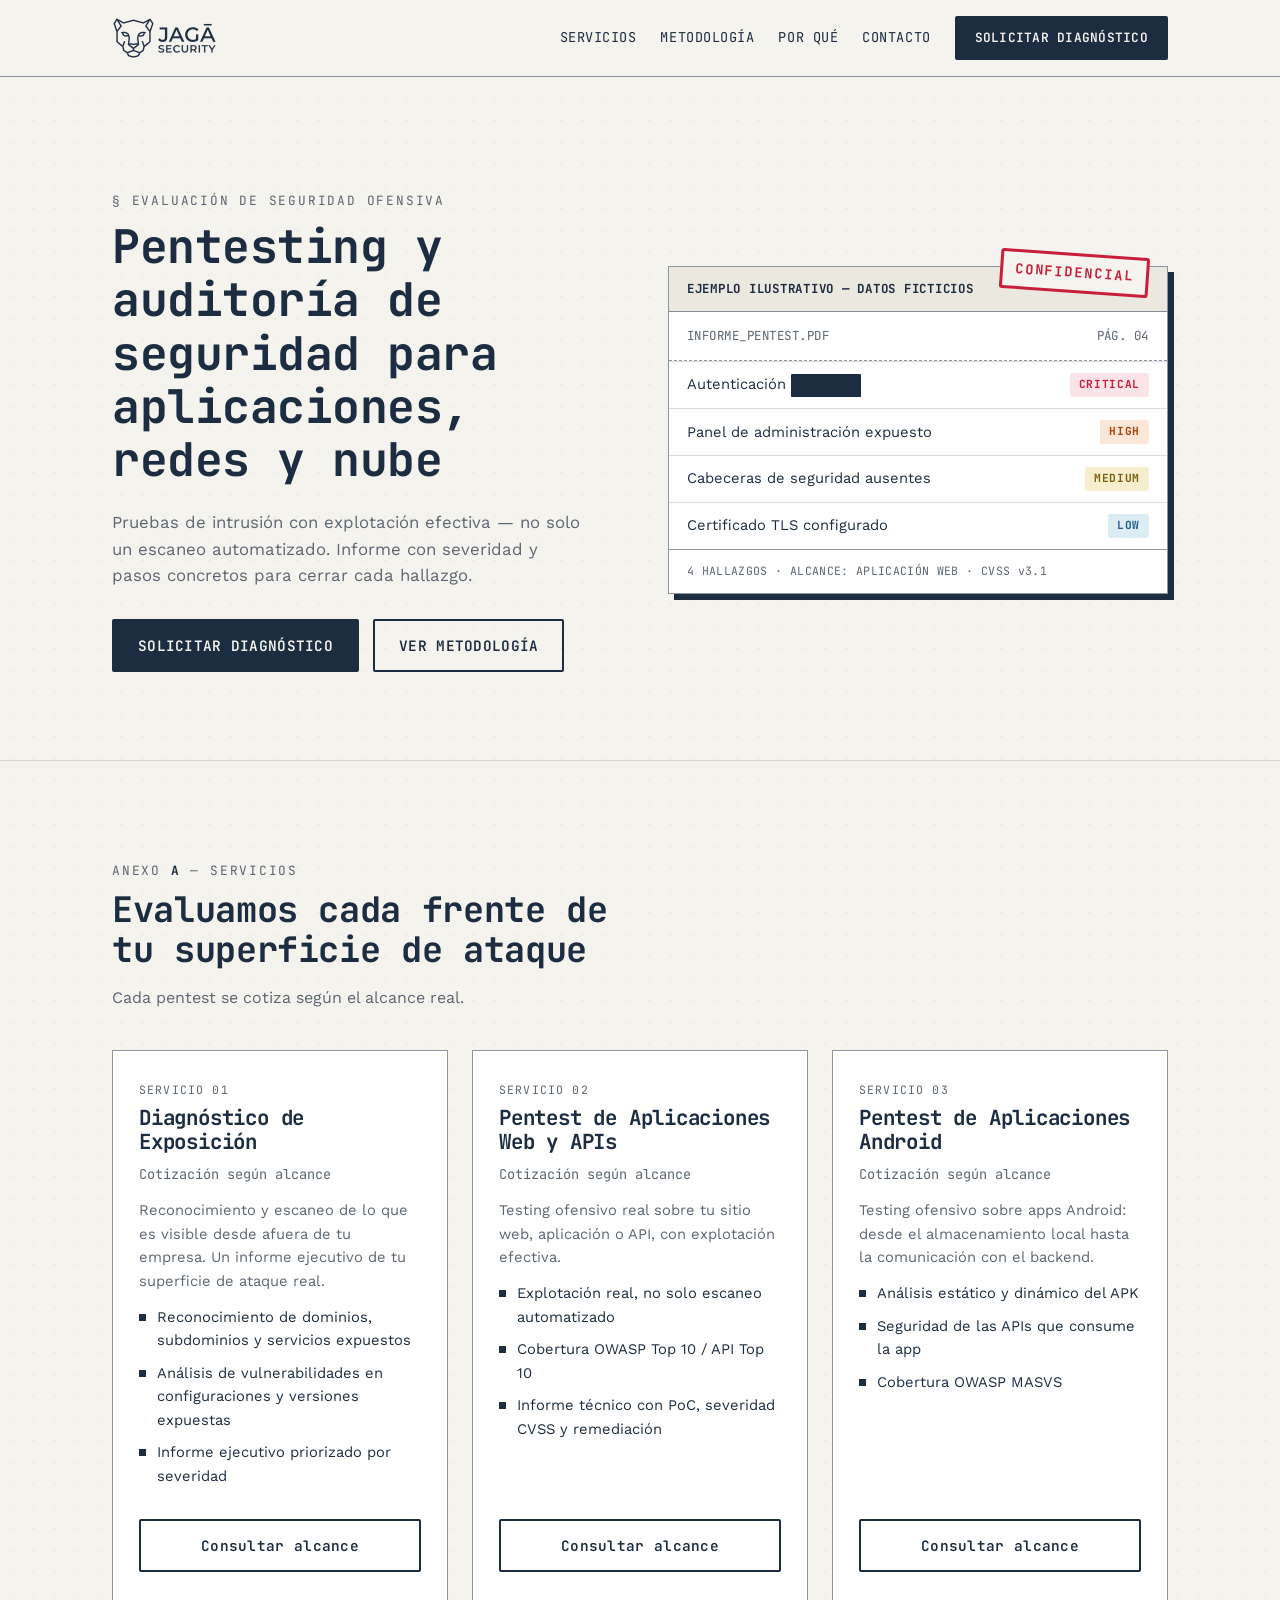
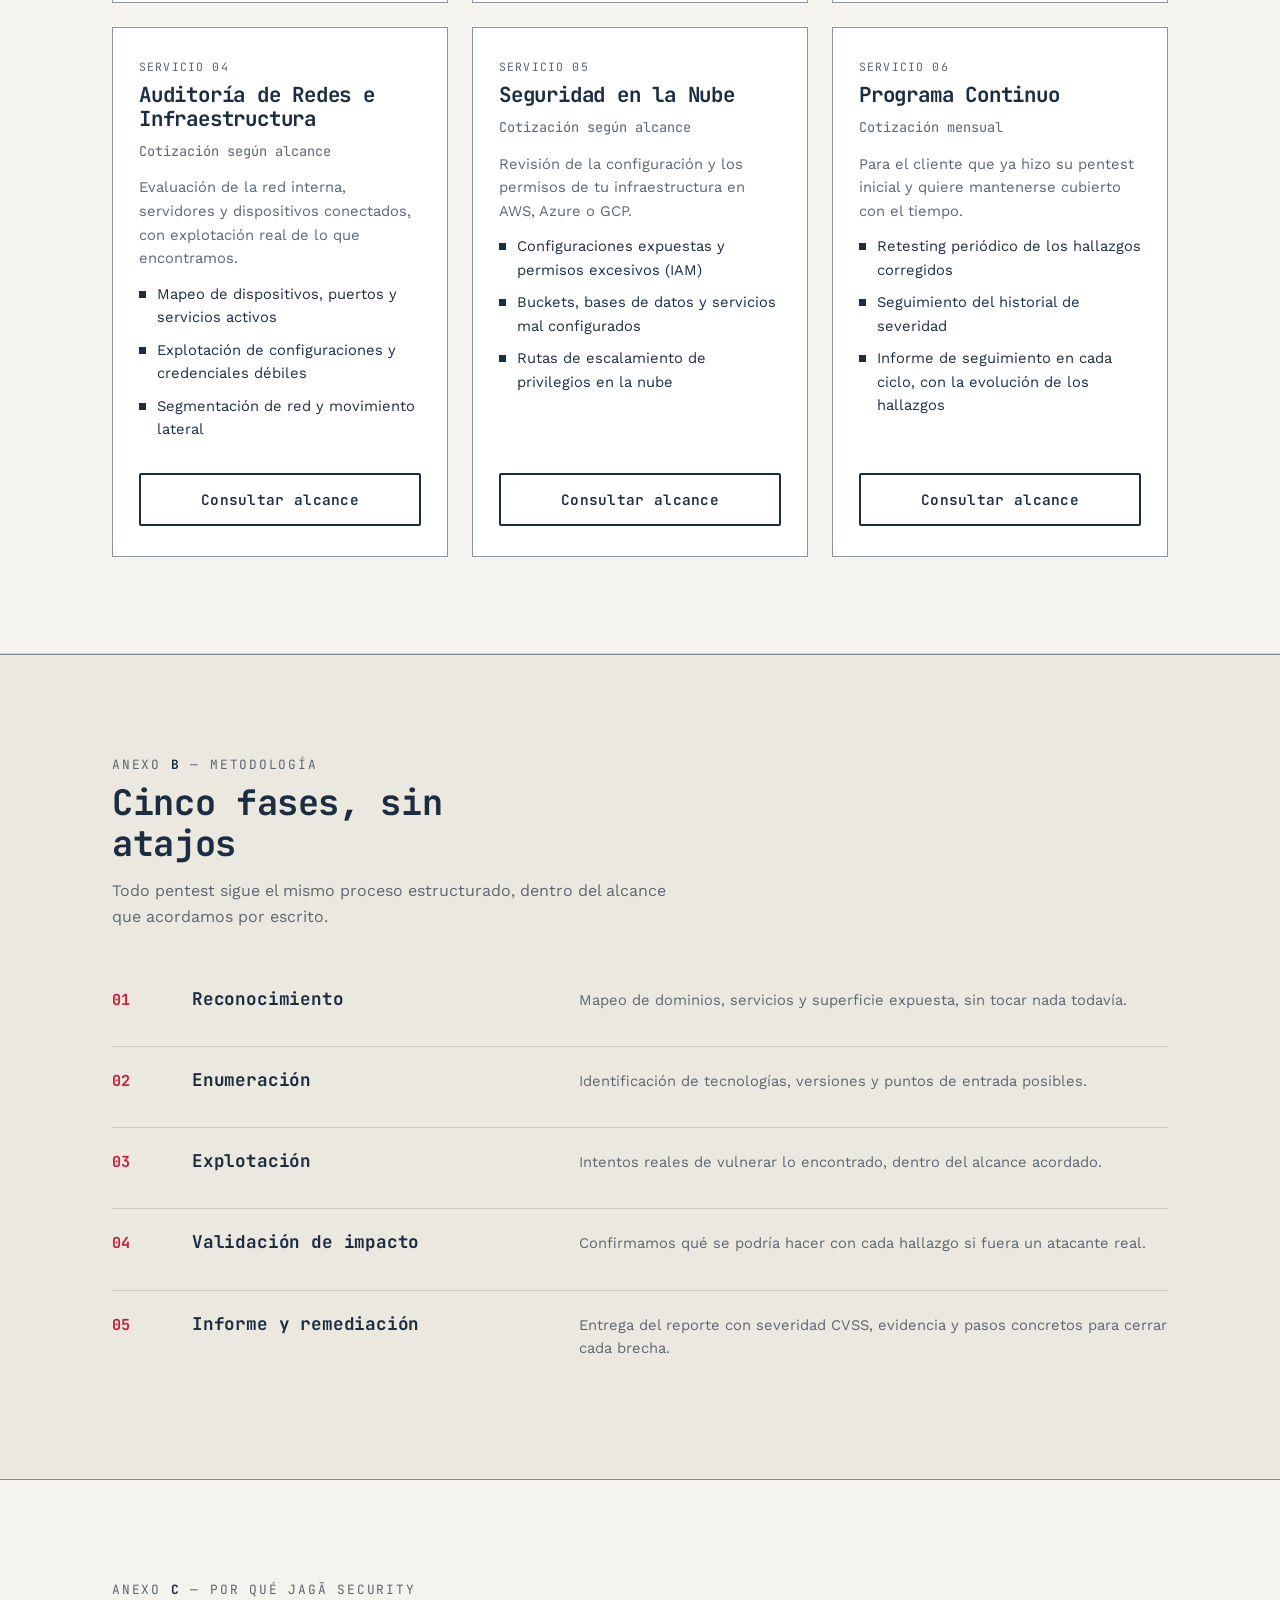
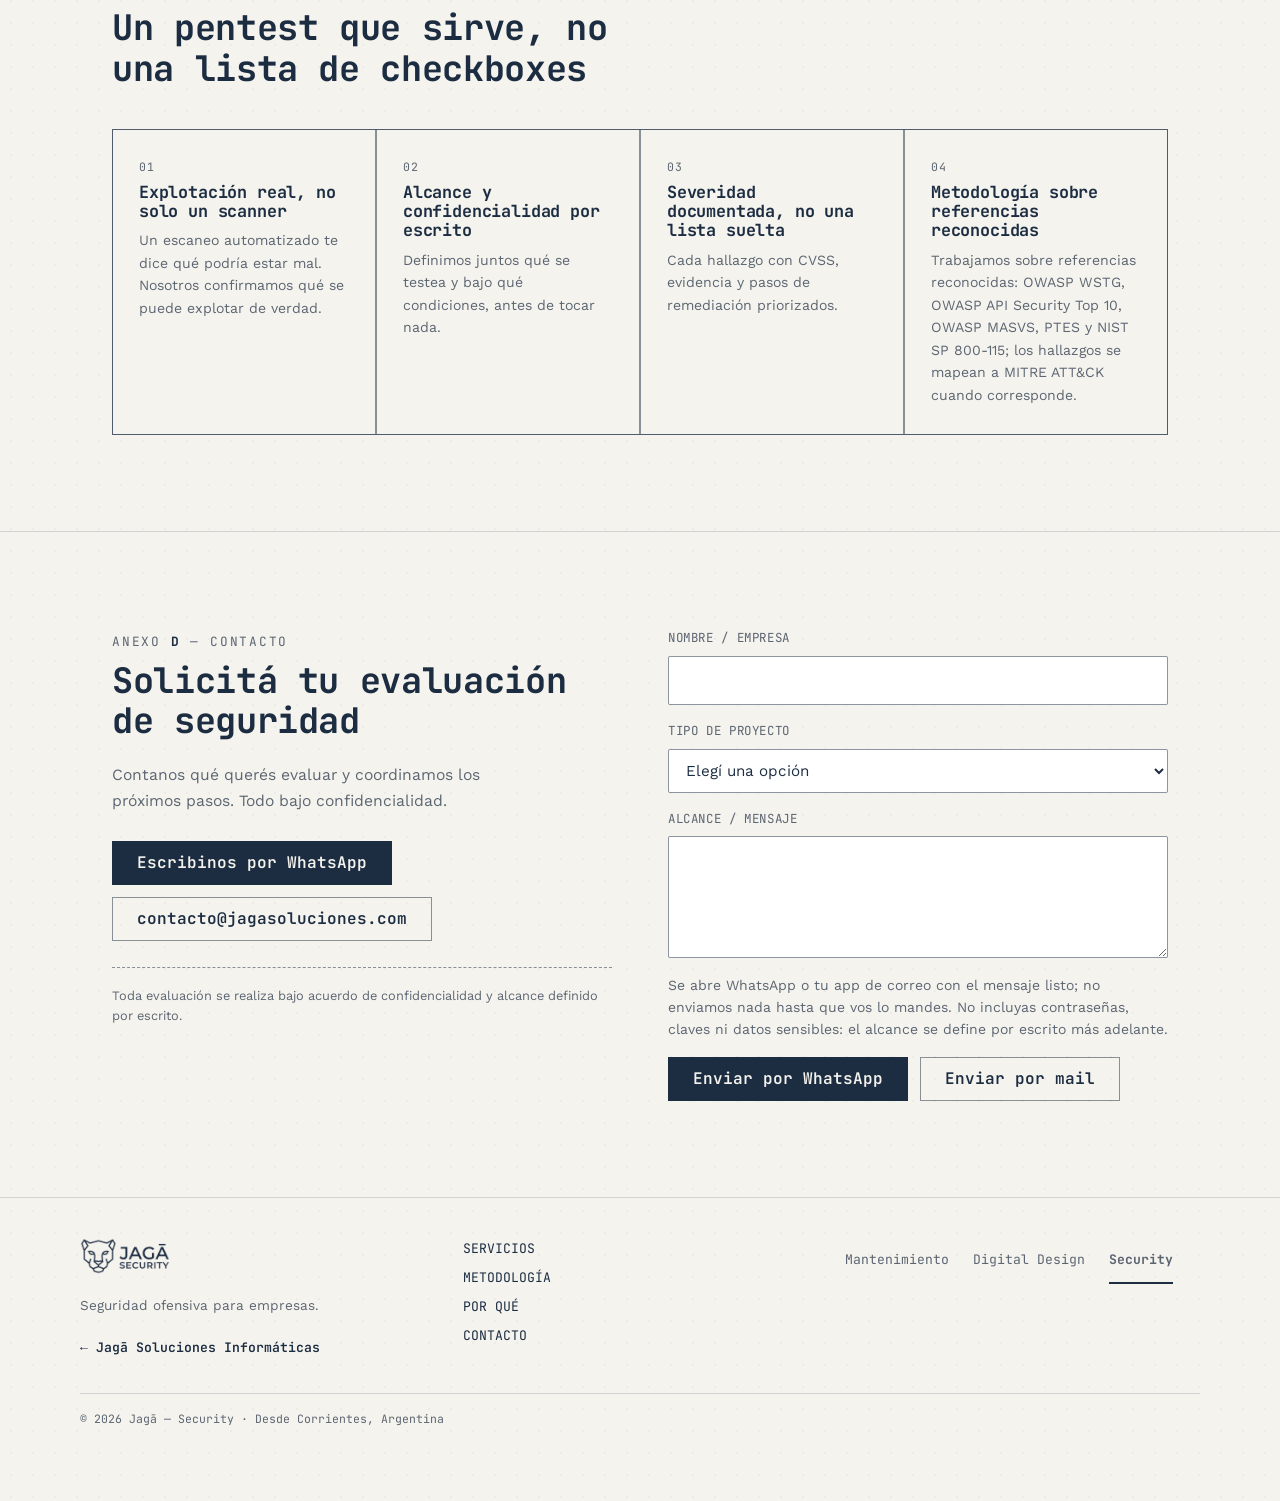
<file: index.html>
<!DOCTYPE html>
<html lang="es">
<head>
<meta charset="utf-8">
<meta http-equiv="Content-Security-Policy" content="default-src 'none'; script-src 'self'; style-src 'self' 'unsafe-inline'; img-src 'self' data:; font-src 'self'; connect-src 'none'; frame-src 'none'; media-src 'none'; object-src 'none'; base-uri 'none'; form-action 'none'">
<meta name="referrer" content="no-referrer">
<meta name="viewport" content="width=device-width, initial-scale=1.0">
<title>Pentesting y auditoría de seguridad | Jagā Security</title>
<meta name="description" content="Pentesting y pruebas de intrusión en aplicaciones web, APIs, apps Android, infraestructura y nube. Informe con severidad CVSS y pasos para remediar.">
<link rel="canonical" href="https://security.jagasoluciones.com/">

<!-- Open Graph -->
<meta property="og:type" content="website">
<meta property="og:site_name" content="Jagā Security">
<meta property="og:title" content="Jagā Security — Pentesting y auditoría de seguridad">
<meta property="og:description" content="Pruebas de intrusión con explotación real, no solo un escaneo. Informe con severidad CVSS y pasos para remediar.">
<meta property="og:url" content="https://security.jagasoluciones.com/">
<meta property="og:image" content="https://security.jagasoluciones.com/img/og.png">
<meta property="og:image:width" content="1200">
<meta property="og:image:height" content="630">
<meta property="og:image:alt" content="Logo de Jagā Security">
<meta property="og:locale" content="es_AR">

<!-- Twitter -->
<meta name="twitter:card" content="summary_large_image">
<meta name="twitter:title" content="Jagā Security — Pentesting y auditoría de seguridad">
<meta name="twitter:description" content="Pruebas de intrusión con explotación real, no solo un escaneo. Informe con severidad CVSS y pasos para remediar.">
<meta name="twitter:image" content="https://security.jagasoluciones.com/img/og.png">

<meta name="robots" content="index, follow">
<meta name="theme-color" content="#f5f3ee">

<!-- Favicon: monograma en línea, sin depender de un archivo externo -->
<link rel="icon" href="data:image/svg+xml,%3Csvg xmlns='http://www.w3.org/2000/svg' viewBox='0 0 32 32'%3E%3Crect width='32' height='32' fill='%23f5f3ee'/%3E%3Cpath d='M10 8h7a6.5 6.5 0 0 1 0 13H10' fill='none' stroke='%231c2d42' stroke-width='2.2' stroke-linecap='square'/%3E%3C/svg%3E">

<link rel="preload" href="fonts/work-sans-latin-400-normal.woff2" as="font" type="font/woff2" crossorigin>

<link rel="stylesheet" href="jaga-shared.css">
<link rel="stylesheet" href="styles.css?v=20261014">

<!-- JSON-LD: LocalBusiness -->
<script type="application/ld+json">
{
  "@context": "https://schema.org",
  "@type": "ProfessionalService",
  "name": "Jagā Security",
  "url": "https://security.jagasoluciones.com/",
  "email": "contacto@jagasoluciones.com",
  "address": {
    "@type": "PostalAddress",
    "addressLocality": "Corrientes",
    "addressRegion": "Corrientes",
    "addressCountry": "AR"
  },
  "parentOrganization": { "@type": "Organization", "@id": "https://jagasoluciones.com/#jaga", "name": "Jagā Soluciones Informáticas", "url": "https://jagasoluciones.com/" },
  "description": "Pentesting, pruebas de intrusión y auditoría de seguridad sobre aplicaciones web, APIs, apps Android, infraestructura y nube, con análisis de vulnerabilidades e informe con severidad CVSS.",
  "knowsAbout": ["Pentesting", "Pruebas de intrusión", "Auditoría de seguridad", "Análisis de vulnerabilidades", "Pentest de aplicaciones web y APIs", "Pentest de aplicaciones Android", "Auditoría de redes e infraestructura", "Seguridad en la nube"],
  "keywords": "pentesting, pruebas de intrusión, auditoría de seguridad, análisis de vulnerabilidades",
  "hasOfferCatalog": {
    "@type": "OfferCatalog",
    "name": "Servicios de Jagā Security",
    "itemListElement": [
      { "@type": "Offer", "itemOffered": { "@type": "Service", "name": "Diagnóstico de Exposición" } },
      { "@type": "Offer", "itemOffered": { "@type": "Service", "name": "Pentest de Aplicaciones Web y APIs" } },
      { "@type": "Offer", "itemOffered": { "@type": "Service", "name": "Pentest de Aplicaciones Android" } },
      { "@type": "Offer", "itemOffered": { "@type": "Service", "name": "Auditoría de Redes e Infraestructura" } },
      { "@type": "Offer", "itemOffered": { "@type": "Service", "name": "Seguridad en la Nube" } },
      { "@type": "Offer", "itemOffered": { "@type": "Service", "name": "Programa Continuo" } }
    ]
  }
}
</script>
</head>
<body>

<a class="jaga-skip" href="#inicio">Saltar al contenido</a>

<header style="position:sticky; top:0; z-index:50; background:var(--paper); border-bottom:1px solid var(--line-strong);">
  <div class="wrap" style="display:flex; align-items:center; justify-content:space-between; gap:20px; padding:16px clamp(20px,5vw,32px);">
    <a id="arriba" href="#inicio" aria-label="Jagā Security — inicio" style="display:flex; align-items:center;">
      <img src="img/jaga-security-logo.png" width="210" height="84" alt="Jagā Security" style="height:42px; width:auto;">
    </a>

    <nav id="nav-links" aria-label="Navegación principal">
      <a href="#servicios" style="font-family:var(--font-mono); font-size:0.85rem; letter-spacing:0.04em; text-decoration:none; color:var(--ink);">SERVICIOS</a>
      <a href="#metodologia" style="font-family:var(--font-mono); font-size:0.85rem; letter-spacing:0.04em; text-decoration:none; color:var(--ink);">METODOLOGÍA</a>
      <a href="#porque" style="font-family:var(--font-mono); font-size:0.85rem; letter-spacing:0.04em; text-decoration:none; color:var(--ink);">POR QUÉ</a>
      <a href="#contacto" style="font-family:var(--font-mono); font-size:0.85rem; letter-spacing:0.04em; text-decoration:none; color:var(--ink);">CONTACTO</a>
      <a href="https://wa.me/5493795014911?text=Hola%2C%20quiero%20consultar%20por%20un%20pentest" target="_blank" rel="noopener" class="btn btn-primary" style="padding:10px 18px; font-size:0.8rem;">SOLICITAR DIAGNÓSTICO</a>
    </nav>

    <button class="btn nav-toggle" id="nav-toggle" aria-expanded="false" aria-controls="nav-links" aria-label="Abrir menú" style="padding:9px 14px; font-size:0.8rem;">[ MENÚ ]</button>
  </div>
</header>

<main id="inicio">

  <!-- ================= HERO ================= -->
  <section style="padding:clamp(56px,9vw,110px) 0 clamp(48px,7vw,88px);">
    <div class="wrap" style="display:grid; grid-template-columns:repeat(auto-fit,minmax(340px,1fr)); gap:56px; align-items:center;">
      <div>
        <p class="exhibit">§ EVALUACIÓN DE SEGURIDAD OFENSIVA</p>
        <h1 style="font-size:clamp(2rem,4.4vw,2.9rem); margin:0 0 22px; max-width:18ch;">Pentesting y auditoría de seguridad para aplicaciones, redes y nube</h1>
        <p style="font-size:1.05rem; color:var(--ink-muted); max-width:48ch; margin:0 0 30px;">Pruebas de intrusión con explotación efectiva — no solo un escaneo automatizado. Informe con severidad y pasos concretos para cerrar cada hallazgo.</p>
        <div style="display:flex; flex-wrap:wrap; gap:14px;">
          <a href="#contacto" class="btn btn-primary">SOLICITAR DIAGNÓSTICO</a>
          <a href="#metodologia" class="btn btn-outline">VER METODOLOGÍA</a>
        </div>
      </div>

      <div class="report-panel">
        <span class="report-stamp">CONFIDENCIAL</span>
        <p class="report-panel__note">Ejemplo ilustrativo — datos ficticios</p>
        <div class="report-panel__head">
          <span>INFORME_PENTEST.PDF</span>
          <span>PÁG. 04</span>
        </div>
        <div class="report-panel__row">
          <span>Autenticación <span class="redact">&nbsp;&nbsp;&nbsp;&nbsp;&nbsp;&nbsp;&nbsp;&nbsp;&nbsp;&nbsp;&nbsp;&nbsp;&nbsp;&nbsp;</span></span>
          <span class="tag tag-critical">CRITICAL</span>
        </div>
        <div class="report-panel__row">
          <span>Panel de administración expuesto</span>
          <span class="tag tag-high">HIGH</span>
        </div>
        <div class="report-panel__row">
          <span>Cabeceras de seguridad ausentes</span>
          <span class="tag tag-medium">MEDIUM</span>
        </div>
        <div class="report-panel__row">
          <span>Certificado TLS configurado</span>
          <span class="tag tag-low">LOW</span>
        </div>
        <div class="report-panel__foot">4 HALLAZGOS · ALCANCE: APLICACIÓN WEB · CVSS v3.1</div>
      </div>
    </div>
  </section>

  <hr class="hr">

  <!-- ================= SERVICIOS ================= -->
  <section id="servicios" class="wrap" style="padding:clamp(56px,8vw,96px) clamp(20px,5vw,32px);">
    <p class="exhibit">ANEXO <b>A</b> — SERVICIOS</p>
    <h2 style="font-size:clamp(1.6rem,3vw,2.2rem); max-width:26ch; margin:0 0 14px;">Evaluamos cada frente de tu superficie de ataque</h2>
    <p style="font-size:1rem; color:var(--ink-muted); max-width:56ch; margin:0 0 40px;">Cada pentest se cotiza según el alcance real.</p>

    <div style="display:grid; grid-template-columns:repeat(auto-fit,minmax(280px,1fr)); gap:24px; align-items:stretch;">
      <div class="card">
        <p class="card__kicker">Servicio 01</p>
        <h3 class="card__title">Diagnóstico de Exposición</h3>
        <p class="card__price">Cotización según alcance</p>
        <p style="font-size:0.92rem; color:var(--ink-muted); margin:0 0 6px;">Reconocimiento y escaneo de lo que es visible desde afuera de tu empresa. Un informe ejecutivo de tu superficie de ataque real.</p>
        <ul class="card__list">
          <li>Reconocimiento de dominios, subdominios y servicios expuestos</li>
          <li>Análisis de vulnerabilidades en configuraciones y versiones expuestas</li>
          <li>Informe ejecutivo priorizado por severidad</li>
        </ul>
        <a href="https://wa.me/5493795014911?text=Hola%2C%20quiero%20consultar%20por%20el%20Diagn%C3%B3stico%20de%20Exposici%C3%B3n" target="_blank" rel="noopener" class="btn btn-outline btn-block">Consultar alcance</a>
      </div>

      <div class="card">
        <p class="card__kicker">Servicio 02</p>
        <h3 class="card__title">Pentest de Aplicaciones Web y APIs</h3>
        <p class="card__price">Cotización según alcance</p>
        <p style="font-size:0.92rem; color:var(--ink-muted); margin:0 0 6px;">Testing ofensivo real sobre tu sitio web, aplicación o API, con explotación efectiva.</p>
        <ul class="card__list">
          <li>Explotación real, no solo escaneo automatizado</li>
          <li>Cobertura OWASP Top 10 / API Top 10</li>
          <li>Informe técnico con PoC, severidad CVSS y remediación</li>
        </ul>
        <a href="https://wa.me/5493795014911?text=Hola%2C%20quiero%20consultar%20por%20el%20Pentest%20de%20Aplicaciones%20Web" target="_blank" rel="noopener" class="btn btn-outline btn-block">Consultar alcance</a>
      </div>

      <div class="card">
        <p class="card__kicker">Servicio 03</p>
        <h3 class="card__title">Pentest de Aplicaciones Android</h3>
        <p class="card__price">Cotización según alcance</p>
        <p style="font-size:0.92rem; color:var(--ink-muted); margin:0 0 6px;">Testing ofensivo sobre apps Android: desde el almacenamiento local hasta la comunicación con el backend.</p>
        <ul class="card__list">
          <li>Análisis estático y dinámico del APK</li>
          <li>Seguridad de las APIs que consume la app</li>
          <li>Cobertura OWASP MASVS</li>
        </ul>
        <a href="https://wa.me/5493795014911?text=Hola%2C%20quiero%20consultar%20por%20el%20Pentest%20de%20Aplicaciones%20Android" target="_blank" rel="noopener" class="btn btn-outline btn-block">Consultar alcance</a>
      </div>

      <div class="card">
        <p class="card__kicker">Servicio 04</p>
        <h3 class="card__title">Auditoría de Redes e Infraestructura</h3>
        <p class="card__price">Cotización según alcance</p>
        <p style="font-size:0.92rem; color:var(--ink-muted); margin:0 0 6px;">Evaluación de la red interna, servidores y dispositivos conectados, con explotación real de lo que encontramos.</p>
        <ul class="card__list">
          <li>Mapeo de dispositivos, puertos y servicios activos</li>
          <li>Explotación de configuraciones y credenciales débiles</li>
          <li>Segmentación de red y movimiento lateral</li>
        </ul>
        <a href="https://wa.me/5493795014911?text=Hola%2C%20quiero%20consultar%20por%20la%20Auditor%C3%ADa%20de%20Redes%20e%20Infraestructura" target="_blank" rel="noopener" class="btn btn-outline btn-block">Consultar alcance</a>
      </div>

      <div class="card">
        <p class="card__kicker">Servicio 05</p>
        <h3 class="card__title">Seguridad en la Nube</h3>
        <p class="card__price">Cotización según alcance</p>
        <p style="font-size:0.92rem; color:var(--ink-muted); margin:0 0 6px;">Revisión de la configuración y los permisos de tu infraestructura en AWS, Azure o GCP.</p>
        <ul class="card__list">
          <li>Configuraciones expuestas y permisos excesivos (IAM)</li>
          <li>Buckets, bases de datos y servicios mal configurados</li>
          <li>Rutas de escalamiento de privilegios en la nube</li>
        </ul>
        <a href="https://wa.me/5493795014911?text=Hola%2C%20quiero%20consultar%20por%20Seguridad%20en%20la%20Nube" target="_blank" rel="noopener" class="btn btn-outline btn-block">Consultar alcance</a>
      </div>

      <div class="card">
        <p class="card__kicker">Servicio 06</p>
        <h3 class="card__title">Programa Continuo</h3>
        <p class="card__price">Cotización mensual</p>
        <p style="font-size:0.92rem; color:var(--ink-muted); margin:0 0 6px;">Para el cliente que ya hizo su pentest inicial y quiere mantenerse cubierto con el tiempo.</p>
        <ul class="card__list">
          <li>Retesting periódico de los hallazgos corregidos</li>
          <li>Seguimiento del historial de severidad</li>
          <li>Informe de seguimiento en cada ciclo, con la evolución de los hallazgos</li>
        </ul>
        <a href="https://wa.me/5493795014911?text=Hola%2C%20quiero%20consultar%20por%20el%20Programa%20Continuo" target="_blank" rel="noopener" class="btn btn-outline btn-block">Consultar alcance</a>
      </div>
    </div>
  </section>

  <hr class="hr">

  <!-- ================= METODOLOGÍA ================= -->
  <section id="metodologia" style="background:var(--paper-dim); border-top:1px solid var(--line-strong); border-bottom:1px solid var(--line-strong);">
    <div class="wrap" style="padding:clamp(56px,8vw,96px) clamp(20px,5vw,32px);">
      <p class="exhibit">ANEXO <b>B</b> — METODOLOGÍA</p>
      <h2 style="font-size:clamp(1.6rem,3vw,2.2rem); max-width:20ch; margin:0 0 14px;">Cinco fases, sin atajos</h2>
      <p style="font-size:1rem; color:var(--ink-muted); max-width:56ch; margin:0 0 36px;">Todo pentest sigue el mismo proceso estructurado, dentro del alcance que acordamos por escrito.</p>

      <div>
        <div class="method-step">
          <p class="method-step__num">01</p>
          <h3 class="method-step__title">Reconocimiento</h3>
          <p class="method-step__desc">Mapeo de dominios, servicios y superficie expuesta, sin tocar nada todavía.</p>
        </div>
        <div class="method-step">
          <p class="method-step__num">02</p>
          <h3 class="method-step__title">Enumeración</h3>
          <p class="method-step__desc">Identificación de tecnologías, versiones y puntos de entrada posibles.</p>
        </div>
        <div class="method-step">
          <p class="method-step__num">03</p>
          <h3 class="method-step__title">Explotación</h3>
          <p class="method-step__desc">Intentos reales de vulnerar lo encontrado, dentro del alcance acordado.</p>
        </div>
        <div class="method-step">
          <p class="method-step__num">04</p>
          <h3 class="method-step__title">Validación de impacto</h3>
          <p class="method-step__desc">Confirmamos qué se podría hacer con cada hallazgo si fuera un atacante real.</p>
        </div>
        <div class="method-step">
          <p class="method-step__num">05</p>
          <h3 class="method-step__title">Informe y remediación</h3>
          <p class="method-step__desc">Entrega del reporte con severidad CVSS, evidencia y pasos concretos para cerrar cada brecha.</p>
        </div>
      </div>
    </div>
  </section>

  <!-- ================= POR QUÉ ================= -->
  <section id="porque" class="wrap" style="padding:clamp(56px,8vw,96px) clamp(20px,5vw,32px);">
    <p class="exhibit">ANEXO <b>C</b> — POR QUÉ JAGĀ SECURITY</p>
    <h2 style="font-size:clamp(1.6rem,3vw,2.2rem); max-width:24ch; margin:0 0 40px;">Un pentest que sirve, no una lista de checkboxes</h2>

    <div style="display:grid; grid-template-columns:repeat(auto-fit,minmax(240px,1fr)); gap:2px; background:var(--line-strong); border:1px solid var(--line-strong);">
      <div style="background:var(--paper); padding:28px 26px;">
        <p class="card__kicker">01</p>
        <h3 style="font-size:1.05rem; margin:0 0 8px;">Explotación real, no solo un scanner</h3>
        <p style="font-size:0.88rem; color:var(--ink-muted); margin:0;">Un escaneo automatizado te dice qué podría estar mal. Nosotros confirmamos qué se puede explotar de verdad.</p>
      </div>
      <div style="background:var(--paper); padding:28px 26px;">
        <p class="card__kicker">02</p>
        <h3 style="font-size:1.05rem; margin:0 0 8px;">Alcance y confidencialidad por escrito</h3>
        <p style="font-size:0.88rem; color:var(--ink-muted); margin:0;">Definimos juntos qué se testea y bajo qué condiciones, antes de tocar nada.</p>
      </div>
      <div style="background:var(--paper); padding:28px 26px;">
        <p class="card__kicker">03</p>
        <h3 style="font-size:1.05rem; margin:0 0 8px;">Severidad documentada, no una lista suelta</h3>
        <p style="font-size:0.88rem; color:var(--ink-muted); margin:0;">Cada hallazgo con CVSS, evidencia y pasos de remediación priorizados.</p>
      </div>
      <div style="background:var(--paper); padding:28px 26px;">
        <p class="card__kicker">04</p>
        <h3 style="font-size:1.05rem; margin:0 0 8px;">Metodología sobre referencias reconocidas</h3>
        <p style="font-size:0.88rem; color:var(--ink-muted); margin:0;">Trabajamos sobre referencias reconocidas: OWASP WSTG, OWASP API Security Top 10, OWASP MASVS, PTES y NIST SP 800-115; los hallazgos se mapean a MITRE ATT&amp;CK cuando corresponde.</p>
      </div>
    </div>
  </section>

  <hr class="hr">

  <!-- ================= CONTACTO ================= -->
  <section id="contacto" class="wrap" style="padding:clamp(56px,8vw,96px) clamp(20px,5vw,32px);">
    <div style="display:grid; grid-template-columns:repeat(auto-fit,minmax(300px,1fr)); gap:56px;">
      <div>
        <p class="exhibit">ANEXO <b>D</b> — CONTACTO</p>
        <h2 style="font-size:clamp(1.6rem,3vw,2.2rem); margin:0 0 20px;">Solicitá tu evaluación de seguridad</h2>
        <p style="font-size:0.98rem; line-height:1.7; color:var(--ink-muted); margin:0 0 26px; max-width:420px;">Contanos qué querés evaluar y coordinamos los próximos pasos. Todo bajo confidencialidad.</p>
        <address class="jaga-contact" data-jaga-contact>
          <a class="jaga-btn jaga-btn--primary" href="https://wa.me/5493795014911?text=Hola%2C%20quiero%20consultar%20por%20un%20pentest" target="_blank" rel="noopener">Escribinos por WhatsApp</a>
          <a class="jaga-btn" href="mailto:contacto@jagasoluciones.com">contacto@jagasoluciones.com</a>
        </address>
        <p style="font-size:0.8rem; color:var(--ink-muted); margin:26px 0 0; padding-top:18px; border-top:1px dashed var(--line-strong);">Toda evaluación se realiza bajo acuerdo de confidencialidad y alcance definido por escrito.</p>
      </div>

      <div class="jaga-composer" data-jaga-composer data-wa="5493795014911" data-mail="contacto@jagasoluciones.com" data-brand="Security">
        <div class="jaga-field">
          <label for="c-nombre">Nombre / Empresa</label>
          <input class="input" id="c-nombre" type="text" maxlength="80" autocomplete="organization" data-f-name>
        </div>
        <div class="jaga-field">
          <label for="c-tipo">Tipo de proyecto</label>
          <select class="input" id="c-tipo" data-f-type>
            <option value="">Elegí una opción</option>
            <option>Aplicación web</option>
            <option>API</option>
            <option>Aplicación Android</option>
            <option>Infraestructura / red</option>
            <option>Nube</option>
            <option>No estoy seguro</option>
          </select>
        </div>
        <div class="jaga-field">
          <label for="c-msg">Alcance / mensaje</label>
          <textarea class="input" id="c-msg" rows="4" maxlength="600" data-f-msg></textarea>
        </div>
        <p class="jaga-hint">Se abre WhatsApp o tu app de correo con el mensaje listo; no enviamos nada hasta que vos lo mandes.
          No incluyas contraseñas, claves ni datos sensibles: el alcance se define por escrito más adelante.</p>
        <p class="jaga-actions">
          <a class="jaga-btn jaga-btn--primary" data-send-wa href="https://wa.me/5493795014911" target="_blank" rel="noopener">Enviar por WhatsApp</a>
          <a class="jaga-btn" data-send-mail href="mailto:contacto@jagasoluciones.com">Enviar por mail</a>
        </p>
      </div>
    </div>
  </section>

  <hr class="hr">

</main>

  <!-- ================= FOOTER ================= -->
  <footer style="padding:40px clamp(20px,5vw,32px) 24px;">
    <div class="wrap" style="padding:0; display:grid; grid-template-columns:repeat(auto-fit,minmax(220px,1fr)); gap:28px;">
      <div>
        <a href="#inicio" style="display:inline-block;">
          <img src="img/jaga-security-logo.png" width="210" height="84" alt="Jagā Security" loading="lazy" decoding="async" style="height:36px; width:auto;">
        </a>
        <p style="font-size:0.85rem; color:var(--ink-muted); margin:14px 0 0;">Seguridad ofensiva para empresas.</p>
        <a class="back-home" href="https://jagasoluciones.com/"><span aria-hidden="true">←</span> Jagā Soluciones Informáticas</a>
      </div>
      <nav style="display:flex; flex-direction:column; gap:8px; font-family:var(--font-mono); font-size:0.82rem;">
        <a href="#servicios" style="text-decoration:none; color:var(--ink);">SERVICIOS</a>
        <a href="#metodologia" style="text-decoration:none; color:var(--ink);">METODOLOGÍA</a>
        <a href="#porque" style="text-decoration:none; color:var(--ink);">POR QUÉ</a>
        <a href="#contacto" style="text-decoration:none; color:var(--ink);">CONTACTO</a>
      </nav>
      <div style="font-family:var(--font-mono); font-size:0.82rem; color:var(--ink-muted);">
        <nav class="jaga-switcher" aria-label="Marcas Jagā" data-jaga-switcher>
          <ul>
            <li><a href="https://mantenimiento.jagasoluciones.com/">Mantenimiento</a></li>
            <li><a href="https://design.jagasoluciones.com/">Digital Design</a></li>
            <li><a href="https://security.jagasoluciones.com/" aria-current="page">Security</a></li>
          </ul>
        </nav>
      </div>
    </div>
    <div class="wrap" style="padding-left:0; padding-right:0; margin-top:24px; padding-top:16px; border-top:1px solid var(--line); display:flex; flex-wrap:wrap; justify-content:space-between; gap:8px; font-family:var(--font-mono); font-size:0.72rem; color:var(--ink-muted);">
      <span>© 2026 Jagā — Security · Desde Corrientes, Argentina</span>
    </div>
  </footer>

  <a class="to-top" id="volver-arriba" href="#arriba" aria-label="Volver arriba">
    <svg width="22" height="22" viewBox="0 0 24 24" aria-hidden="true" focusable="false"><path d="M12 20V5M5 11.5L12 4.5l7 7" fill="none" stroke="currentColor" stroke-width="2" stroke-linecap="square"></path></svg>
  </a>

<script src="script.js?v=20261014"></script>
<script src="composer.js" defer></script>
</body>
</html>
</file>
<file: jaga-shared.css>
/* jaga-shared.css — capa compartida de las cuatro webs Jagā (hub + 3 marcas).
   Regla: este archivo NO impone la identidad visual. Cada sitio sobrescribe los tokens --jaga-* en su
   propio styles.css (que se carga DESPUÉS) con SUS colores y SUS fuentes. Lo compartido es el comportamiento:
   foco visible, skip link, selector de marcas, bloque de contacto, redactor de mensaje, movimiento reducido.
   Es el mismo archivo, byte a byte, en los cuatro repos (se copia; no se enlaza entre repos). */

:root {
  /* Tokens que cada marca redefine */
  --jaga-accent: #ae1800;
  --jaga-on-accent: #ffffff;
  --jaga-fg: #201e1d;
  --jaga-fg-muted: #4a4747;
  --jaga-bg: #f3f2f2;
  --jaga-surface: #eae9e9;
  --jaga-border: rgba(32, 30, 29, 0.35);
  --jaga-font-ui: system-ui, -apple-system, "Segoe UI", sans-serif;
  --jaga-font-mono: ui-monospace, "SF Mono", Consolas, monospace;
  /* Tokens estructurales compartidos */
  --jaga-space-1: 4px;
  --jaga-space-2: 8px;
  --jaga-space-3: 12px;
  --jaga-space-4: 16px;
  --jaga-space-6: 24px;
  --jaga-space-8: 32px;
  --jaga-radius: 0;
  --jaga-tap: 44px; /* alto mínimo de elementos tocables */
}

/* Foco visible y consistente */
:focus-visible { outline: 2px solid var(--jaga-accent); outline-offset: 3px; }

/* Skip link */
.jaga-skip {
  position: absolute; left: var(--jaga-space-4); top: -100px; z-index: 1000;
  background: var(--jaga-fg); color: var(--jaga-bg); padding: var(--jaga-space-3) var(--jaga-space-4);
  font-family: var(--jaga-font-ui); text-decoration: none;
}
.jaga-skip:focus { top: var(--jaga-space-4); }

/* Selector de marcas */
.jaga-switcher ul { display: flex; flex-wrap: wrap; gap: var(--jaga-space-2) var(--jaga-space-6); list-style: none; margin: 0; padding: 0; }
.jaga-switcher a { color: inherit; text-decoration: none; padding: var(--jaga-space-2) 0; display: inline-block; min-height: var(--jaga-tap); line-height: calc(var(--jaga-tap) - 16px); border-bottom: 2px solid transparent; }
.jaga-switcher a:hover { border-bottom-color: currentColor; }
.jaga-switcher a[aria-current="page"] { font-weight: 700; border-bottom-color: var(--jaga-accent); }

/* Botones */
.jaga-btn {
  display: inline-flex; align-items: center; justify-content: center; gap: var(--jaga-space-2);
  min-height: var(--jaga-tap); padding: 0 var(--jaga-space-6);
  font-family: var(--jaga-font-ui); font-weight: 600; text-decoration: none;
  color: var(--jaga-fg); background: transparent; border: 1px solid var(--jaga-border); border-radius: var(--jaga-radius);
}
.jaga-btn:hover { border-color: var(--jaga-accent); }
.jaga-btn--primary { color: var(--jaga-on-accent); background: var(--jaga-accent); border-color: var(--jaga-accent); }

/* Contacto */
.jaga-contact { font-style: normal; display: flex; flex-wrap: wrap; align-items: center; gap: var(--jaga-space-3) var(--jaga-space-4); }
.jaga-contact__tel, .jaga-contact__meta { color: inherit; }

/* Redactor de mensaje */
.jaga-composer { display: grid; gap: var(--jaga-space-4); max-width: 560px; }
.jaga-field { display: grid; gap: var(--jaga-space-2); }
.jaga-field label { font-family: var(--jaga-font-mono); font-size: 0.8rem; letter-spacing: 0.04em; text-transform: uppercase; }
.jaga-field input, .jaga-field select, .jaga-field textarea {
  font: inherit; color: var(--jaga-fg); background: var(--jaga-surface);
  border: 1px solid var(--jaga-border); border-radius: var(--jaga-radius); padding: var(--jaga-space-3) var(--jaga-space-4); min-height: var(--jaga-tap);
}
.jaga-hint { font-size: 0.875rem; color: var(--jaga-fg-muted); margin: 0; }
.jaga-actions { display: flex; flex-wrap: wrap; gap: var(--jaga-space-3); margin: 0; }

.jaga-visually-hidden { position: absolute !important; width: 1px; height: 1px; overflow: hidden; clip: rect(0 0 0 0); white-space: nowrap; }

/* Movimiento reducido: apaga animaciones y transiciones de TODO el sitio (también las inline) */
@media (prefers-reduced-motion: reduce) {
  *, *::before, *::after {
    animation-duration: 0.001ms !important;
    animation-iteration-count: 1 !important;
    transition-duration: 0.001ms !important;
    scroll-behavior: auto !important;
  }
}
</file>
<file: styles.css>
/* Fuentes alojadas en el propio sitio (fonts/, licencias SIL OFL en fonts/LICENSE-*.txt). */
@font-face {
  font-family: "JetBrains Mono";
  font-style: normal;
  font-weight: 400;
  font-display: swap;
  src: url("fonts/jetbrains-mono-latin-ext-400-normal.woff2") format("woff2");
  unicode-range: U+0100-02BA, U+02BD-02C5, U+02C7-02CC, U+02CE-02D7, U+02DD-02FF, U+0304, U+0308, U+0329, U+1D00-1DBF, U+1E00-1E9F, U+1EF2-1EFF, U+2020, U+20A0-20AB, U+20AD-20C0, U+2113, U+2C60-2C7F, U+A720-A7FF;
}
@font-face {
  font-family: "JetBrains Mono";
  font-style: normal;
  font-weight: 400;
  font-display: swap;
  src: url("fonts/jetbrains-mono-latin-400-normal.woff2") format("woff2");
  unicode-range: U+0000-00FF, U+0131, U+0152-0153, U+02BB-02BC, U+02C6, U+02DA, U+02DC, U+0304, U+0308, U+0329, U+2000-206F, U+20AC, U+2122, U+2191, U+2193, U+2212, U+2215, U+FEFF, U+FFFD;
}
@font-face {
  font-family: "JetBrains Mono";
  font-style: normal;
  font-weight: 600;
  font-display: swap;
  src: url("fonts/jetbrains-mono-latin-ext-600-normal.woff2") format("woff2");
  unicode-range: U+0100-02BA, U+02BD-02C5, U+02C7-02CC, U+02CE-02D7, U+02DD-02FF, U+0304, U+0308, U+0329, U+1D00-1DBF, U+1E00-1E9F, U+1EF2-1EFF, U+2020, U+20A0-20AB, U+20AD-20C0, U+2113, U+2C60-2C7F, U+A720-A7FF;
}
@font-face {
  font-family: "JetBrains Mono";
  font-style: normal;
  font-weight: 600;
  font-display: swap;
  src: url("fonts/jetbrains-mono-latin-600-normal.woff2") format("woff2");
  unicode-range: U+0000-00FF, U+0131, U+0152-0153, U+02BB-02BC, U+02C6, U+02DA, U+02DC, U+0304, U+0308, U+0329, U+2000-206F, U+20AC, U+2122, U+2191, U+2193, U+2212, U+2215, U+FEFF, U+FFFD;
}
@font-face {
  font-family: "JetBrains Mono";
  font-style: normal;
  font-weight: 700;
  font-display: swap;
  src: url("fonts/jetbrains-mono-latin-ext-700-normal.woff2") format("woff2");
  unicode-range: U+0100-02BA, U+02BD-02C5, U+02C7-02CC, U+02CE-02D7, U+02DD-02FF, U+0304, U+0308, U+0329, U+1D00-1DBF, U+1E00-1E9F, U+1EF2-1EFF, U+2020, U+20A0-20AB, U+20AD-20C0, U+2113, U+2C60-2C7F, U+A720-A7FF;
}
@font-face {
  font-family: "JetBrains Mono";
  font-style: normal;
  font-weight: 700;
  font-display: swap;
  src: url("fonts/jetbrains-mono-latin-700-normal.woff2") format("woff2");
  unicode-range: U+0000-00FF, U+0131, U+0152-0153, U+02BB-02BC, U+02C6, U+02DA, U+02DC, U+0304, U+0308, U+0329, U+2000-206F, U+20AC, U+2122, U+2191, U+2193, U+2212, U+2215, U+FEFF, U+FFFD;
}
@font-face {
  font-family: "Work Sans";
  font-style: normal;
  font-weight: 400;
  font-display: swap;
  src: url("fonts/work-sans-latin-ext-400-normal.woff2") format("woff2");
  unicode-range: U+0100-02BA, U+02BD-02C5, U+02C7-02CC, U+02CE-02D7, U+02DD-02FF, U+0304, U+0308, U+0329, U+1D00-1DBF, U+1E00-1E9F, U+1EF2-1EFF, U+2020, U+20A0-20AB, U+20AD-20C0, U+2113, U+2C60-2C7F, U+A720-A7FF;
}
@font-face {
  font-family: "Work Sans";
  font-style: normal;
  font-weight: 400;
  font-display: swap;
  src: url("fonts/work-sans-latin-400-normal.woff2") format("woff2");
  unicode-range: U+0000-00FF, U+0131, U+0152-0153, U+02BB-02BC, U+02C6, U+02DA, U+02DC, U+0304, U+0308, U+0329, U+2000-206F, U+20AC, U+2122, U+2191, U+2193, U+2212, U+2215, U+FEFF, U+FFFD;
}
@font-face {
  font-family: "Work Sans";
  font-style: normal;
  font-weight: 600;
  font-display: swap;
  src: url("fonts/work-sans-latin-ext-600-normal.woff2") format("woff2");
  unicode-range: U+0100-02BA, U+02BD-02C5, U+02C7-02CC, U+02CE-02D7, U+02DD-02FF, U+0304, U+0308, U+0329, U+1D00-1DBF, U+1E00-1E9F, U+1EF2-1EFF, U+2020, U+20A0-20AB, U+20AD-20C0, U+2113, U+2C60-2C7F, U+A720-A7FF;
}
@font-face {
  font-family: "Work Sans";
  font-style: normal;
  font-weight: 600;
  font-display: swap;
  src: url("fonts/work-sans-latin-600-normal.woff2") format("woff2");
  unicode-range: U+0000-00FF, U+0131, U+0152-0153, U+02BB-02BC, U+02C6, U+02DA, U+02DC, U+0304, U+0308, U+0329, U+2000-206F, U+20AC, U+2122, U+2191, U+2193, U+2212, U+2215, U+FEFF, U+FFFD;
}

/* ============================================================
   JAGĀ SECURITY — landing
   Estética: informe confidencial. Papel, tipografía de máquina
   de escribir, barras de redacción, sello rojo. Sin build step,
   sin dependencias externas.
    Desarrollado por Jagā Digital Design — https://design.jagasoluciones.com/    
   ============================================================ */

:root {
  --paper: #f5f3ee;
  --paper-dim: #ebe8df;
  --ink: #1c2d42;
  --ink-muted: #5c6672;
  --line: rgba(28,45,66,0.16);
  --line-strong: rgba(28,45,66,0.5);

  /* Severidad — el mismo lenguaje que usa un informe de pentest real */
  --critical: #c81e3a;   --critical-bg: #fbe4e8;
  --high:     #a8420a;   --high-bg:     #fbe6d8;
  --medium:   #7a5f08;   --medium-bg:   #f7edcf;
  --low:      #1d5d8a;   --low-bg:      #dcecf5;

  --font-mono: 'JetBrains Mono', ui-monospace, 'SF Mono', Consolas, monospace;
  --font-body: 'Work Sans', system-ui, sans-serif;

  --space-1: 4px; --space-2: 8px; --space-3: 12px; --space-4: 16px;
  --space-6: 24px; --space-8: 32px;
}

/* Tokens de la capa compartida (jaga-shared.css) con la identidad de Security */
:root {
  --jaga-accent: var(--ink);
  --jaga-on-accent: var(--paper);
  --jaga-fg: var(--ink);
  --jaga-fg-muted: var(--ink-muted);
  --jaga-bg: var(--paper);
  --jaga-surface: var(--paper-dim);
  --jaga-border: var(--line-strong);
  --jaga-font-ui: var(--font-mono);
  --jaga-font-mono: var(--font-mono);
}

* , *::before, *::after { box-sizing: border-box; }
html { scroll-behavior: smooth; }
body {
  margin: 0; background: var(--paper); color: var(--ink);
  font-family: var(--font-body); font-size: 16px; line-height: 1.6;
  /* textura de papel muy sutil */
  background-image:
    radial-gradient(rgba(22,23,28,0.035) 1px, transparent 1px);
  background-size: 22px 22px;
}
h1, h2, h3 { font-family: var(--font-mono); font-weight: 700; line-height: 1.15; margin: 0 0 var(--space-3); letter-spacing: -0.01em; }
p { margin: 0 0 var(--space-3); }
a { color: var(--ink); }
img { display: block; max-width: 100%; }
ul { margin: 0; padding: 0; list-style: none; }

:focus-visible { outline: 2px solid var(--critical); outline-offset: 2px; }

.wrap { max-width: 1120px; margin: 0 auto; padding-left: clamp(20px,5vw,32px); padding-right: clamp(20px,5vw,32px); }
.hr { height: 1px; background: var(--line); border: 0; margin: 0; }

/* ============================================================
   Eyebrow "ANEXO" — el hilo conductor de la página como informe
   ============================================================ */
.exhibit {
  display: inline-block; font-family: var(--font-mono); font-size: 0.8rem;
  letter-spacing: 0.14em; text-transform: uppercase; color: var(--ink-muted);
  margin: 0 0 var(--space-2);
}
.exhibit b { color: var(--ink); }

/* ============================================================
   Botones
   ============================================================ */
.btn {
  display: inline-flex; align-items: center; justify-content: center; gap: 8px;
  font-family: var(--font-mono); font-weight: 600; font-size: 0.9rem;
  letter-spacing: 0.02em; text-decoration: none; cursor: pointer;
  padding: 13px 24px; border: 2px solid var(--ink); border-radius: 2px;
  background: transparent; color: var(--ink); transition: background .15s ease, color .15s ease;
}
.btn-primary { background: var(--ink); color: var(--paper); }
.btn-primary:hover { background: #000; }
.btn-outline:hover { background: var(--ink); color: var(--paper); }
.btn-block { width: 100%; }

/* ============================================================
   Chips de severidad
   ============================================================ */
.tag {
  display: inline-flex; align-items: center; font-family: var(--font-mono);
  font-size: 0.7rem; font-weight: 700; letter-spacing: 0.06em;
  padding: 3px 9px; border-radius: 2px;
}
.tag-critical { background: var(--critical-bg); color: var(--critical); }
.tag-high     { background: var(--high-bg);     color: var(--high); }
.tag-medium   { background: var(--medium-bg);   color: var(--medium); }
.tag-low      { background: var(--low-bg);      color: var(--low); }

/* ============================================================
   Barra de redacción — el motivo visual central del hero
   ============================================================ */
.redact {
  display: inline-block; background: var(--ink); color: transparent;
  border-radius: 1px; user-select: none; vertical-align: middle;
}

/* ============================================================
   Panel de informe (hero)
   ============================================================ */
.report-panel {
  position: relative; background: #fff; border: 1px solid var(--line-strong);
  box-shadow: 6px 6px 0 var(--ink);
}
.report-panel__head {
  display: flex; align-items: center; justify-content: space-between; gap: 12px;
  padding: 14px 18px; border-bottom: 1px dashed var(--line-strong);
  font-family: var(--font-mono); font-size: 0.78rem; letter-spacing: 0.04em; color: var(--ink-muted);
}
.report-panel__note {
  margin: 0; padding: 12px 190px 12px 18px; background: var(--paper-dim);
  border-bottom: 1px solid var(--line-strong);
  font-family: var(--font-mono); font-size: 0.78rem; font-weight: 700;
  letter-spacing: 0.06em; text-transform: uppercase; color: var(--ink);
}
@media (max-width: 520px) { .report-panel__note { padding: 30px 18px 12px; } }
.report-panel__row {
  display: flex; align-items: center; justify-content: space-between; gap: 16px;
  padding: 11px 18px; font-size: 0.92rem; border-top: 1px solid var(--line);
}
.report-panel__foot {
  padding: 12px 18px; border-top: 1px solid var(--line-strong);
  font-family: var(--font-mono); font-size: 0.72rem; letter-spacing: 0.03em; color: var(--ink-muted);
}
.report-stamp {
  position: absolute; top: -14px; right: 18px;
  border: 3px solid var(--critical); color: var(--critical);
  font-family: var(--font-mono); font-weight: 700; font-size: 0.85rem;
  letter-spacing: 0.14em; padding: 6px 12px; border-radius: 3px;
  transform: rotate(4deg); background: var(--paper);
}

/* ============================================================
   Cards de servicio
   ============================================================ */
.card {
  background: #fff; border: 1px solid var(--line-strong); padding: 30px 26px;
  display: flex; flex-direction: column; height: 100%;
}
.card__kicker { font-family: var(--font-mono); font-size: 0.72rem; letter-spacing: 0.1em; text-transform: uppercase; color: var(--ink-muted); margin: 0 0 6px; }
.card__title { font-size: 1.3rem; margin: 0 0 10px; }
.card__price { font-family: var(--font-mono); font-size: 0.85rem; color: var(--ink-muted); margin: 0 0 14px; }
.card__list { margin: 6px 0 22px; flex: 1; }
.card__list li { position: relative; padding-left: 18px; margin-bottom: 9px; font-size: 0.92rem; }
.card__list li::before { content: ""; position: absolute; left: 0; top: 8px; width: 7px; height: 7px; background: var(--ink); }

/* ============================================================
   Metodología
   ============================================================ */
.method-step {
  display: flex; flex-wrap: wrap; gap: 8px 32px; align-items: baseline;
  padding: 22px 0; border-top: 1px solid var(--line);
}
.method-step:first-child { border-top: none; }
.method-step__num { flex: 0 0 48px; font-family: var(--font-mono); font-weight: 700; font-size: 0.95rem; color: var(--critical); }
.method-step__title { flex: 1 1 200px; font-size: 1.1rem; margin: 0; }
.method-step__desc { flex: 2 1 280px; font-size: 0.92rem; color: var(--ink-muted); margin: 0; }

/* ============================================================
   Navegación — menú mobile
   ============================================================ */
#nav-links { display: flex; align-items: center; gap: var(--space-6); }
.nav-toggle { display: none; }

@media (max-width: 900px) {
  #nav-links { display: none; }
  #nav-links.is-open {
    display: flex; flex-direction: column; align-items: stretch;
    position: absolute; top: 100%; left: 0; right: 0;
    background: var(--paper); border-bottom: 2px solid var(--line-strong);
    padding: var(--space-4) clamp(20px,5vw,32px) var(--space-6); gap: var(--space-4);
  }
  #nav-links.is-open .btn { width: 100%; }
  .nav-toggle { display: inline-flex; }
}

/* ============================================================
   Formulario de contacto (redactor de mensaje)
   ============================================================ */
.jaga-field label { font-family: var(--font-mono); font-size: 0.78rem; letter-spacing: 0.05em; text-transform: uppercase; color: var(--ink-muted); }
.input, input.input, select.input, textarea.input {
  width: 100%; font: inherit; font-family: var(--font-body); font-size: 0.95rem;
  padding: 11px 13px; background: #fff; border: 1px solid var(--line-strong); border-radius: 2px; color: var(--ink);
}
.input:focus-visible { outline-offset: 0; border-color: var(--ink); }
textarea.input { resize: vertical; min-height: 100px; }
.jaga-contact__meta { font-family: var(--font-mono); font-size: 0.82rem; color: var(--ink-muted); }

/* ============================================================
   Pie: enlace al hub y flecha flotante "Volver arriba"
   ============================================================ */
a.back-home {
  display: inline-flex; align-items: center; gap: 8px; min-height: 44px; margin-top: 8px;
  font-family: var(--font-mono); font-size: 0.82rem; font-weight: 600; text-decoration: none; color: var(--ink);
}
a.back-home:hover { text-decoration: underline; text-underline-offset: 3px; }
/* Aire bajo el pie para que la flecha nunca tape sus enlaces al final de la página
   (el pie fija su padding inline, por eso va como margen) */
footer { margin-bottom: calc(48px + env(safe-area-inset-bottom, 0px)); }

/* Oculta (y fuera del orden de Tab) hasta que script.js le pone .is-visible */
.to-top {
  position: fixed; z-index: 40;
  right: calc(16px + env(safe-area-inset-right, 0px));
  bottom: calc(16px + env(safe-area-inset-bottom, 0px));
  display: flex; align-items: center; justify-content: center; width: 48px; height: 48px;
  color: var(--paper); background: var(--ink); border-radius: 2px; box-shadow: 4px 4px 0 var(--line-strong);
  visibility: hidden; opacity: 0;
}
.to-top.is-visible { visibility: visible; opacity: 1; }
a.to-top:hover { color: var(--paper); background: #000; }
.to-top svg { display: block; }
@media (prefers-reduced-motion: no-preference) {
  .to-top { transition: opacity 0.2s ease, visibility 0s linear 0.2s; }
  .to-top.is-visible { transition: opacity 0.2s ease, visibility 0s; }
}
</file>
